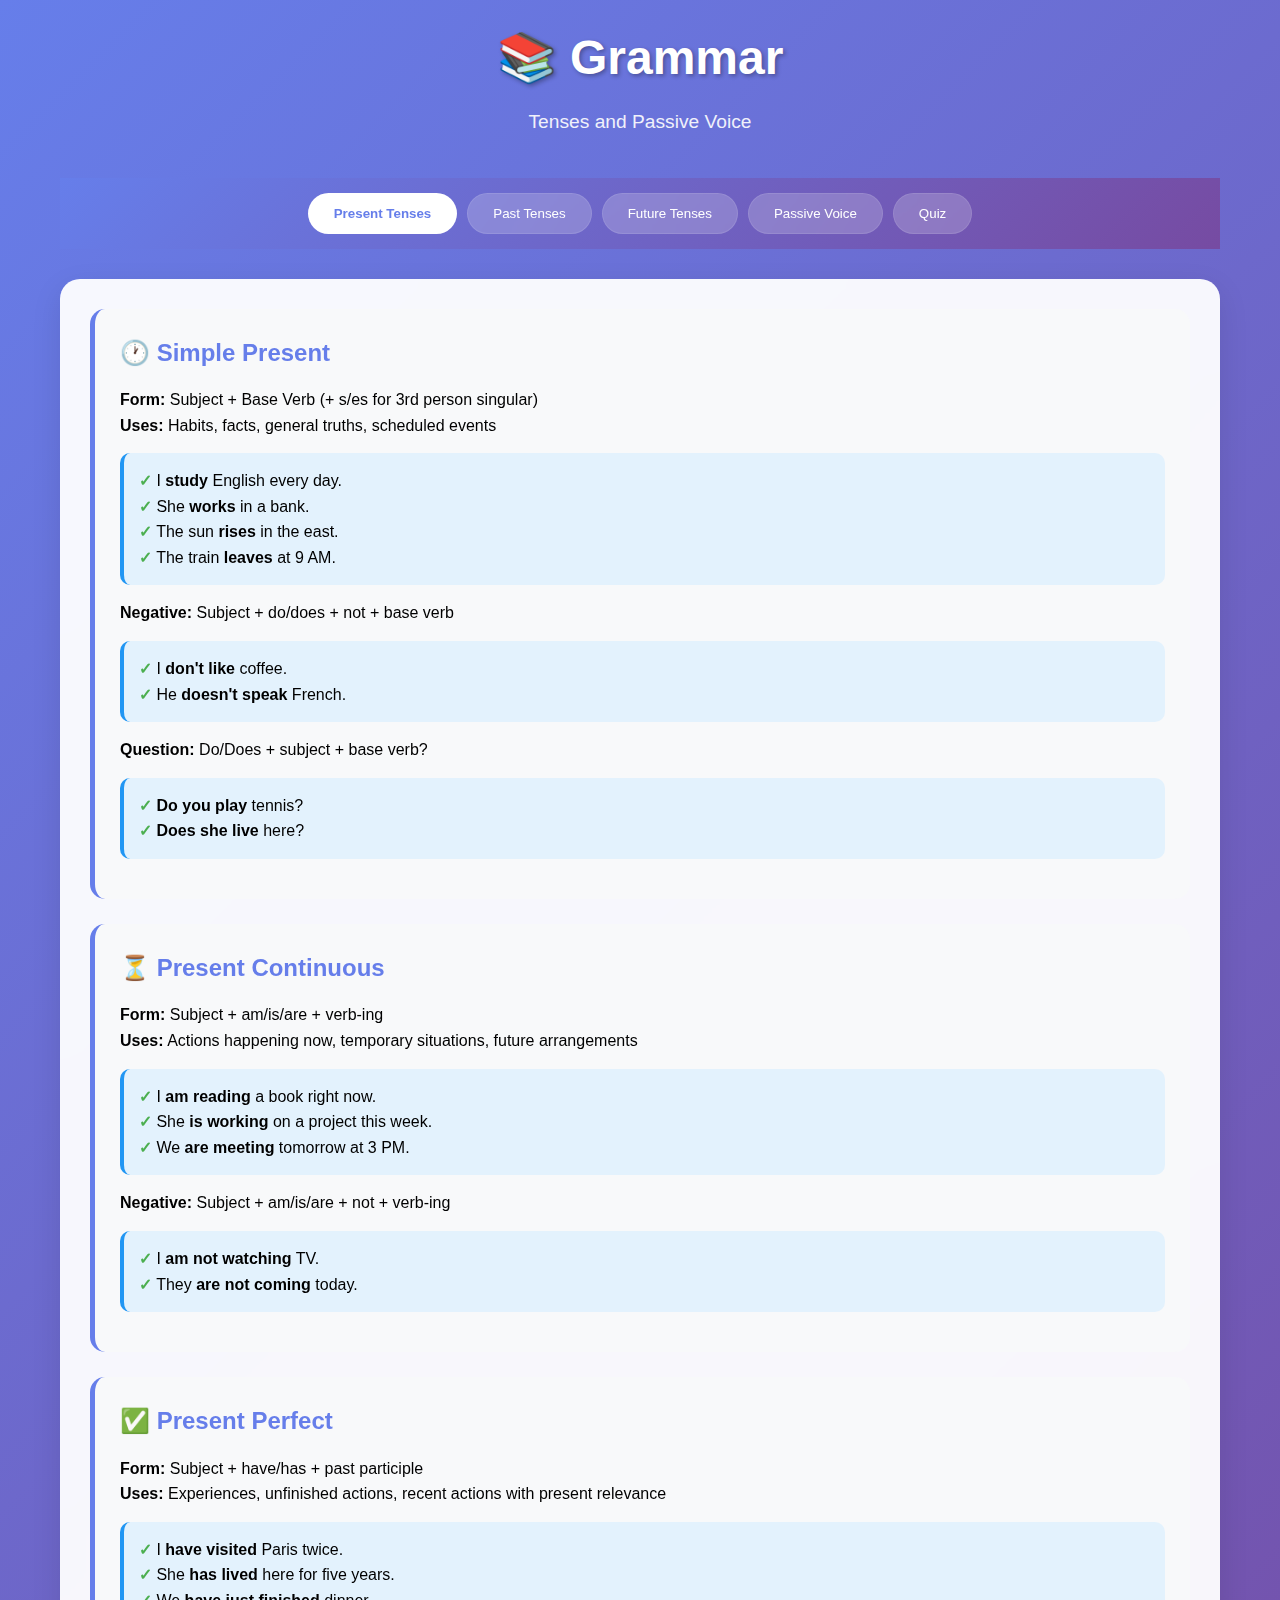
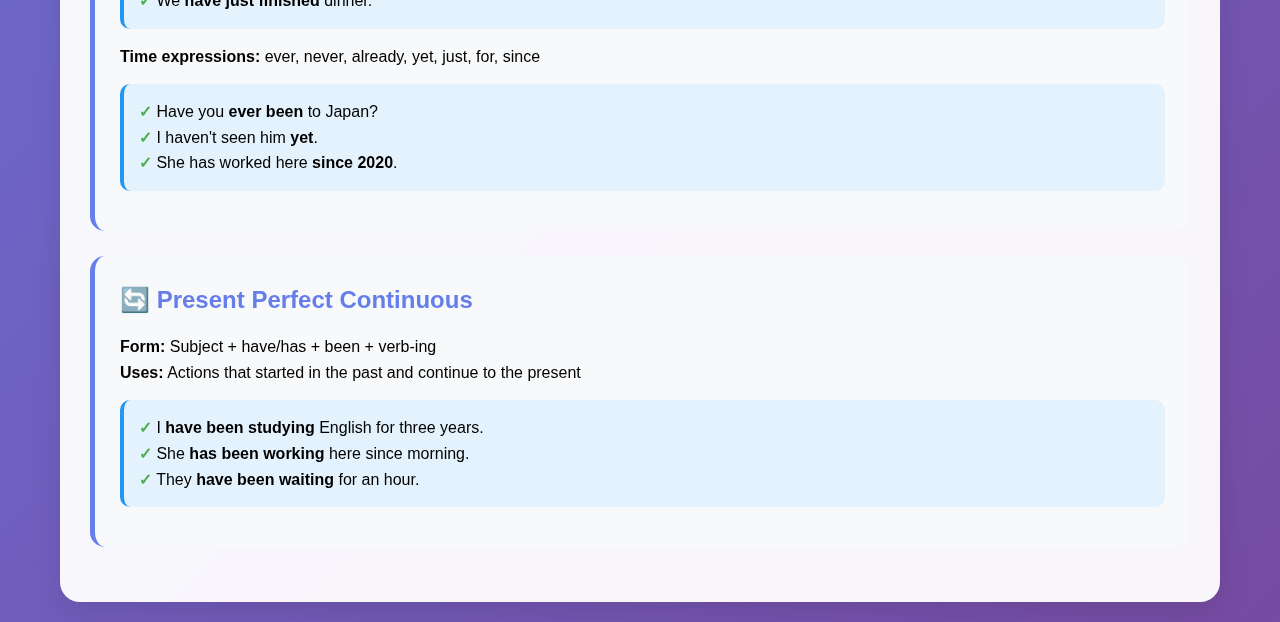
<file: index.html>
<html lang="en">
<head>
    <meta charset="UTF-8">
    <meta name="viewport" content="width=device-width, initial-scale=1.0">
    <title>English Grammar </title>
    <link rel="stylesheet" href="style.css">
    
</head>
<body>
    <div class="container">
        <header>
            <h1>📚 Grammar</h1>
            <p class="subtitle"> Tenses and Passive Voice</p>
        </header>

        <div class="nav-tabs">
            <button class="tab-btn active" onclick="showSection('present-tenses')">Present Tenses</button>
            <button class="tab-btn" onclick="showSection('past-tenses')">Past Tenses</button>
            <button class="tab-btn" onclick="showSection('future-tenses')">Future Tenses</button>
            <button class="tab-btn" onclick="showSection('passive-voice')">Passive Voice</button>
            <button class="tab-btn" onclick="showSection('quiz')">Quiz</button>
        </div>

        <!-- Present Tenses Section -->
        <div id="present-tenses" class="content-section active">
            <div class="grammar-card">
                <h2 class="card-title">🕐 Simple Present</h2>
                <p><strong>Form:</strong> Subject + Base Verb (+ s/es for 3rd person singular)</p>
                <p><strong>Uses:</strong> Habits, facts, general truths, scheduled events</p>
                <div class="example-box">
                    <p><span class="correct">✓</span> I <strong>study</strong> English every day.</p>
                    <p><span class="correct">✓</span> She <strong>works</strong> in a bank.</p>
                    <p><span class="correct">✓</span> The sun <strong>rises</strong> in the east.</p>
                    <p><span class="correct">✓</span> The train <strong>leaves</strong> at 9 AM.</p>
                </div>
                
                <p><strong>Negative:</strong> Subject + do/does + not + base verb</p>
                <div class="example-box">
                    <p><span class="correct">✓</span> I <strong>don't like</strong> coffee.</p>
                    <p><span class="correct">✓</span> He <strong>doesn't speak</strong> French.</p>
                </div>
                
                <p><strong>Question:</strong> Do/Does + subject + base verb?</p>
                <div class="example-box">
                    <p><span class="correct">✓</span> <strong>Do you play</strong> tennis?</p>
                    <p><span class="correct">✓</span> <strong>Does she live</strong> here?</p>
                </div>
            </div>

            <div class="grammar-card">
                <h2 class="card-title">⏳ Present Continuous</h2>
                <p><strong>Form:</strong> Subject + am/is/are + verb-ing</p>
                <p><strong>Uses:</strong> Actions happening now, temporary situations, future arrangements</p>
                <div class="example-box">
                    <p><span class="correct">✓</span> I <strong>am reading</strong> a book right now.</p>
                    <p><span class="correct">✓</span> She <strong>is working</strong> on a project this week.</p>
                    <p><span class="correct">✓</span> We <strong>are meeting</strong> tomorrow at 3 PM.</p>
                </div>
                
                <p><strong>Negative:</strong> Subject + am/is/are + not + verb-ing</p>
                <div class="example-box">
                    <p><span class="correct">✓</span> I <strong>am not watching</strong> TV.</p>
                    <p><span class="correct">✓</span> They <strong>are not coming</strong> today.</p>
                </div>
            </div>

            <div class="grammar-card">
                <h2 class="card-title">✅ Present Perfect</h2>
                <p><strong>Form:</strong> Subject + have/has + past participle</p>
                <p><strong>Uses:</strong> Experiences, unfinished actions, recent actions with present relevance</p>
                <div class="example-box">
                    <p><span class="correct">✓</span> I <strong>have visited</strong> Paris twice.</p>
                    <p><span class="correct">✓</span> She <strong>has lived</strong> here for five years.</p>
                    <p><span class="correct">✓</span> We <strong>have just finished</strong> dinner.</p>
                </div>
                
                <p><strong>Time expressions:</strong> ever, never, already, yet, just, for, since</p>
                <div class="example-box">
                    <p><span class="correct">✓</span> Have you <strong>ever been</strong> to Japan?</p>
                    <p><span class="correct">✓</span> I haven't seen him <strong>yet</strong>.</p>
                    <p><span class="correct">✓</span> She has worked here <strong>since 2020</strong>.</p>
                </div>
            </div>

            <div class="grammar-card">
                <h2 class="card-title">🔄 Present Perfect Continuous</h2>
                <p><strong>Form:</strong> Subject + have/has + been + verb-ing</p>
                <p><strong>Uses:</strong> Actions that started in the past and continue to the present</p>
                <div class="example-box">
                    <p><span class="correct">✓</span> I <strong>have been studying</strong> English for three years.</p>
                    <p><span class="correct">✓</span> She <strong>has been working</strong> here since morning.</p>
                    <p><span class="correct">✓</span> They <strong>have been waiting</strong> for an hour.</p>
                </div>
            </div>
        </div>

        <!-- Past Tenses Section -->
        <div id="past-tenses" class="content-section">
            <div class="grammar-card">
                <h2 class="card-title">⏪ Simple Past</h2>
                <p><strong>Form:</strong> Subject + verb-ed (regular) / irregular past form</p>
                <p><strong>Uses:</strong> Completed actions in the past, past habits</p>
                <div class="example-box">
                    <p><span class="correct">✓</span> I <strong>visited</strong> London last year.</p>
                    <p><span class="correct">✓</span> She <strong>went</strong> to school yesterday.</p>
                    <p><span class="correct">✓</span> We <strong>lived</strong> in Paris when I was young.</p>
                </div>
                
                <p><strong>Negative:</strong> Subject + did + not + base verb</p>
                <div class="example-box">
                    <p><span class="correct">✓</span> I <strong>didn't go</strong> to the party.</p>
                    <p><span class="correct">✓</span> She <strong>didn't like</strong> the movie.</p>
                </div>
                
                <p><strong>Question:</strong> Did + subject + base verb?</p>
                <div class="example-box">
                    <p><span class="correct">✓</span> <strong>Did you see</strong> the match?</p>
                    <p><span class="correct">✓</span> <strong>Did she call</strong> you?</p>
                </div>
            </div>

            <div class="grammar-card">
                <h2 class="card-title">🔄 Past Continuous</h2>
                <p><strong>Form:</strong> Subject + was/were + verb-ing</p>
                <p><strong>Uses:</strong> Ongoing actions in the past, interrupted actions</p>
                <div class="example-box">
                    <p><span class="correct">✓</span> I <strong>was sleeping</strong> when you called.</p>
                    <p><span class="correct">✓</span> They <strong>were playing</strong> football at 3 PM.</p>
                    <p><span class="correct">✓</span> While she <strong>was cooking</strong>, I <strong>was watching</strong> TV.</p>
                </div>
            </div>

            <div class="grammar-card">
                <h2 class="card-title">✅ Past Perfect</h2>
                <p><strong>Form:</strong> Subject + had + past participle</p>
                <p><strong>Uses:</strong> Actions completed before another past action</p>
                <div class="example-box">
                    <p><span class="correct">✓</span> I <strong>had finished</strong> my homework before I went out.</p>
                    <p><span class="correct">✓</span> She <strong>had already left</strong> when I arrived.</p>
                    <p><span class="correct">✓</span> They <strong>had lived</strong> there for ten years before moving.</p>
                </div>
            </div>

            <div class="grammar-card">
                <h2 class="card-title">🔄 Past Perfect Continuous</h2>
                <p><strong>Form:</strong> Subject + had + been + verb-ing</p>
                <p><strong>Uses:</strong> Ongoing actions that were completed before another past action</p>
                <div class="example-box">
                    <p><span class="correct">✓</span> I <strong>had been waiting</strong> for two hours when the bus arrived.</p>
                    <p><span class="correct">✓</span> She <strong>had been studying</strong> English before she moved to London.</p>
                </div>
            </div>
        </div>

        <!-- Future Tenses Section -->
        <div id="future-tenses" class="content-section">
            <div class="grammar-card">
                <h2 class="card-title">⏩ Simple Future (Will)</h2>
                <p><strong>Form:</strong> Subject + will + base verb</p>
                <p><strong>Uses:</strong> Predictions, spontaneous decisions, promises</p>
                <div class="example-box">
                    <p><span class="correct">✓</span> It <strong>will rain</strong> tomorrow.</p>
                    <p><span class="correct">✓</span> I <strong>will help</strong> you with your homework.</p>
                    <p><span class="correct">✓</span> She <strong>will be</strong> a doctor someday.</p>
                </div>
                
                <p><strong>Negative:</strong> Subject + will + not (won't) + base verb</p>
                <div class="example-box">
                    <p><span class="correct">✓</span> I <strong>won't be</strong> late.</p>
                    <p><span class="correct">✓</span> They <strong>will not come</strong> to the party.</p>
                </div>
            </div>

            <div class="grammar-card">
                <h2 class="card-title">📅 Going to Future</h2>
                <p><strong>Form:</strong> Subject + am/is/are + going to + base verb</p>
                <p><strong>Uses:</strong> Plans, intentions, predictions based on evidence</p>
                <div class="example-box">
                    <p><span class="correct">✓</span> I <strong>am going to study</strong> abroad next year.</p>
                    <p><span class="correct">✓</span> Look at those clouds! It <strong>is going to rain</strong>.</p>
                    <p><span class="correct">✓</span> We <strong>are going to visit</strong> our grandparents this weekend.</p>
                </div>
            </div>

            <div class="grammar-card">
                <h2 class="card-title">🔄 Future Continuous</h2>
                <p><strong>Form:</strong> Subject + will + be + verb-ing</p>
                <p><strong>Uses:</strong> Actions in progress at a specific time in the future</p>
                <div class="example-box">
                    <p><span class="correct">✓</span> At 8 PM tonight, I <strong>will be watching</strong> TV.</p>
                    <p><span class="correct">✓</span> This time next week, we <strong>will be flying</strong> to Paris.</p>
                </div>
            </div>

            <div class="grammar-card">
                <h2 class="card-title">✅ Future Perfect</h2>
                <p><strong>Form:</strong> Subject + will + have + past participle</p>
                <p><strong>Uses:</strong> Actions completed before a specific time in the future</p>
                <div class="example-box">
                    <p><span class="correct">✓</span> By next year, I <strong>will have graduated</strong> from university.</p>
                    <p><span class="correct">✓</span> She <strong>will have finished</strong> the project by Friday.</p>
                </div>
            </div>
        </div>

        <!-- Passive Voice Section -->
        <div id="passive-voice" class="content-section">
            <div class="grammar-card">
                <h2 class="card-title">🔄 What is Passive Voice?</h2>
                <p>Passive voice is used when the focus is on the action rather than who performs it, or when the performer is unknown or unimportant.</p>
                
                <p><strong>Structure:</strong> Subject + be + past participle + (by + agent)</p>
                
                <div class="example-box">
                    <p><strong>Active:</strong> The chef <strong>prepared</strong> the meal.</p>
                    <p><strong>Passive:</strong> The meal <strong>was prepared</strong> by the chef.</p>
                </div>
                
                <div class="example-box">
                    <p><strong>Active:</strong> Someone <strong>stole</strong> my bike.</p>
                    <p><strong>Passive:</strong> My bike <strong>was stolen</strong>. (agent unknown)</p>
                </div>
            </div>

            <div class="grammar-card">
                <h2 class="card-title">⏰ Present Passive</h2>
                
                <p><strong>Simple Present Passive:</strong> am/is/are + past participle</p>
                <div class="example-box">
                    <p><span class="correct">✓</span> English <strong>is spoken</strong> worldwide.</p>
                    <p><span class="correct">✓</span> The letters <strong>are delivered</strong> every morning.</p>
                    <p><span class="correct">✓</span> Rice <strong>is grown</strong> in Asia.</p>
                </div>
                
                <p><strong>Present Continuous Passive:</strong> am/is/are + being + past participle</p>
                <div class="example-box">
                    <p><span class="correct">✓</span> The house <strong>is being painted</strong> right now.</p>
                    <p><span class="correct">✓</span> The patients <strong>are being examined</strong> by the doctor.</p>
                </div>
                
                <p><strong>Present Perfect Passive:</strong> have/has + been + past participle</p>
                <div class="example-box">
                    <p><span class="correct">✓</span> The work <strong>has been completed</strong>.</p>
                    <p><span class="correct">✓</span> Many books <strong>have been written</strong> about this topic.</p>
                </div>
            </div>

            <div class="grammar-card">
                <h2 class="card-title">⏪ Past Passive</h2>
                
                <p><strong>Simple Past Passive:</strong> was/were + past participle</p>
                <div class="example-box">
                    <p><span class="correct">✓</span> The museum <strong>was built</strong> in 1850.</p>
                    <p><span class="correct">✓</span> The students <strong>were taught</strong> by an experienced teacher.</p>
                    <p><span class="correct">✓</span> The problem <strong>was solved</strong> yesterday.</p>
                </div>
                
                <p><strong>Past Continuous Passive:</strong> was/were + being + past participle</p>
                <div class="example-box">
                    <p><span class="correct">✓</span> The road <strong>was being repaired</strong> when I passed by.</p>
                    <p><span class="correct">✓</span> The documents <strong>were being reviewed</strong> by the committee.</p>
                </div>
                
                <p><strong>Past Perfect Passive:</strong> had + been + past participle</p>
                <div class="example-box">
                    <p><span class="correct">✓</span> The cake <strong>had been eaten</strong> before I arrived.</p>
                    <p><span class="correct">✓</span> The decision <strong>had been made</strong> by the board.</p>
                </div>
            </div>

            <div class="grammar-card">
                <h2 class="card-title">⏩ Future Passive</h2>
                
                <p><strong>Simple Future Passive:</strong> will + be + past participle</p>
                <div class="example-box">
                    <p><span class="correct">✓</span> The meeting <strong>will be held</strong> next week.</p>
                    <p><span class="correct">✓</span> The results <strong>will be announced</strong> tomorrow.</p>
                    <p><span class="correct">✓</span> New employees <strong>will be hired</strong> next month.</p>
                </div>
                
                <p><strong>Going to Future Passive:</strong> am/is/are + going to + be + past participle</p>
                <div class="example-box">
                    <p><span class="correct">✓</span> The bridge <strong>is going to be built</strong> next year.</p>
                    <p><span class="correct">✓</span> The old building <strong>is going to be demolished</strong>.</p>
                </div>
            </div>

            <div class="grammar-card">
                <h2 class="card-title">💡 When to Use Passive Voice</h2>
                
                <p><strong>1. When the performer is unknown:</strong></p>
                <div class="example-box">
                    <p>My car <strong>was stolen</strong> last night.</p>
                </div>
                
                <p><strong>2. When the performer is obvious or unimportant:</strong></p>
                <div class="example-box">
                    <p>The president <strong>was elected</strong> in 2020.</p>
                </div>
                
                <p><strong>3. In formal or scientific writing:</strong></p>
                <div class="example-box">
                    <p>The experiment <strong>was conducted</strong> under controlled conditions.</p>
                </div>
                
                <p><strong>4. To avoid responsibility:</strong></p>
                <div class="example-box">
                    <p>Mistakes <strong>were made</strong> in the project.</p>
                </div>
                
                <p><strong>5. To emphasize the action or result:</strong></p>
                <div class="example-box">
                    <p>The Mona Lisa <strong>was painted</strong> by Leonardo da Vinci.</p>
                </div>
            </div>
        </div>

        <!-- Quiz Section -->
        <div id="quiz" class="content-section">
            <div class="quiz-container">
                <h2>🧠 Grammar Quiz</h2>
                <div id="quiz-content">
                    <div class="question" id="question-text">
                        Which sentence uses the present continuous tense correctly?
                    </div>
                    <div class="options" id="options-container">
                        <button class="option" onclick="selectOption(0)">I am study English every day.</button>
                        <button class="option" onclick="selectOption(1)">I am studying English right now.</button>
                        <button class="option" onclick="selectOption(2)">I study English right now.</button>
                        <button class="option" onclick="selectOption(3)">I studied English right now.</button>
                    </div>
                    <button class="quiz-btn" onclick="checkAnswer()">Check Answer</button>
                    <div id="result"></div>
                </div>
            </div>
        </div>
    </div>

    <script>
        let currentQuestion = 0;
        let selectedOption = -1;
        
        const questions = [
            {
                question: "Which sentence uses the present continuous tense correctly?",
                options: [
                    "I am study English every day.",
                    "I am studying English right now.",
                    "I study English right now.",
                    "I studied English right now."
                ],
                correct: 1,
                explanation: "Present continuous uses 'am/is/are + verb-ing' for actions happening now."
            },
            {
                question: "What type of word is 'quickly' in the sentence 'She runs quickly'?",
                options: [
                    "Noun",
                    "Verb",
                    "Adjective",
                    "Adverb"
                ],
                correct: 3,
                explanation: "'Quickly' modifies the verb 'runs', making it an adverb."
            },
            {
                question: "Which sentence needs a comma?",
                options: [
                    "The dog barked loudly.",
                    "When I arrived home I was tired.",
                    "She is very smart.",
                    "They played football yesterday."
                ],
                correct: 1,
                explanation: "A comma is needed after 'home' to separate the dependent clause from the main clause."
            }
        ];

        function showSection(sectionId) {
            // Hide all sections
            const sections = document.querySelectorAll('.content-section');
            sections.forEach(section => section.classList.remove('active'));
            
            // Remove active class from all tabs
            const tabs = document.querySelectorAll('.tab-btn');
            tabs.forEach(tab => tab.classList.remove('active'));
            
            // Show selected section
            document.getElementById(sectionId).classList.add('active');
            
            // Add active class to clicked tab
            event.target.classList.add('active');
        }

        function selectOption(index) {
            // Remove previous selection
            const options = document.querySelectorAll('.option');
            options.forEach(option => option.classList.remove('selected'));
            
            // Add selection to clicked option
            options[index].classList.add('selected');
            selectedOption = index;
        }

        function checkAnswer() {
            if (selectedOption === -1) {
                alert('Please select an answer!');
                return;
            }

            const resultDiv = document.getElementById('result');
            const currentQ = questions[currentQuestion];
            
            if (selectedOption === currentQ.correct) {
                resultDiv.innerHTML = `<div class="result correct-result">✓ Correct! ${currentQ.explanation}</div>`;
            } else {
                resultDiv.innerHTML = `<div class="result incorrect-result">✗ Incorrect. ${currentQ.explanation}</div>`;
            }

            // Move to next question after 3 seconds
            setTimeout(() => {
                nextQuestion();
            }, 3000);
        }

        function nextQuestion() {
            currentQuestion = (currentQuestion + 1) % questions.length;
            selectedOption = -1;
            
            const question = questions[currentQuestion];
            document.getElementById('question-text').textContent = question.question;
            
            const optionsContainer = document.getElementById('options-container');
            optionsContainer.innerHTML = '';
            
            question.options.forEach((option, index) => {
                const button = document.createElement('button');
                button.className = 'option';
                button.textContent = option;
                button.onclick = () => selectOption(index);
                optionsContainer.appendChild(button);
            });
            
            document.getElementById('result').innerHTML = '';
        }

        // Initialize first question
        window.onload = function() {
            nextQuestion();
        };
    </script>
</body>
</html>
</file>
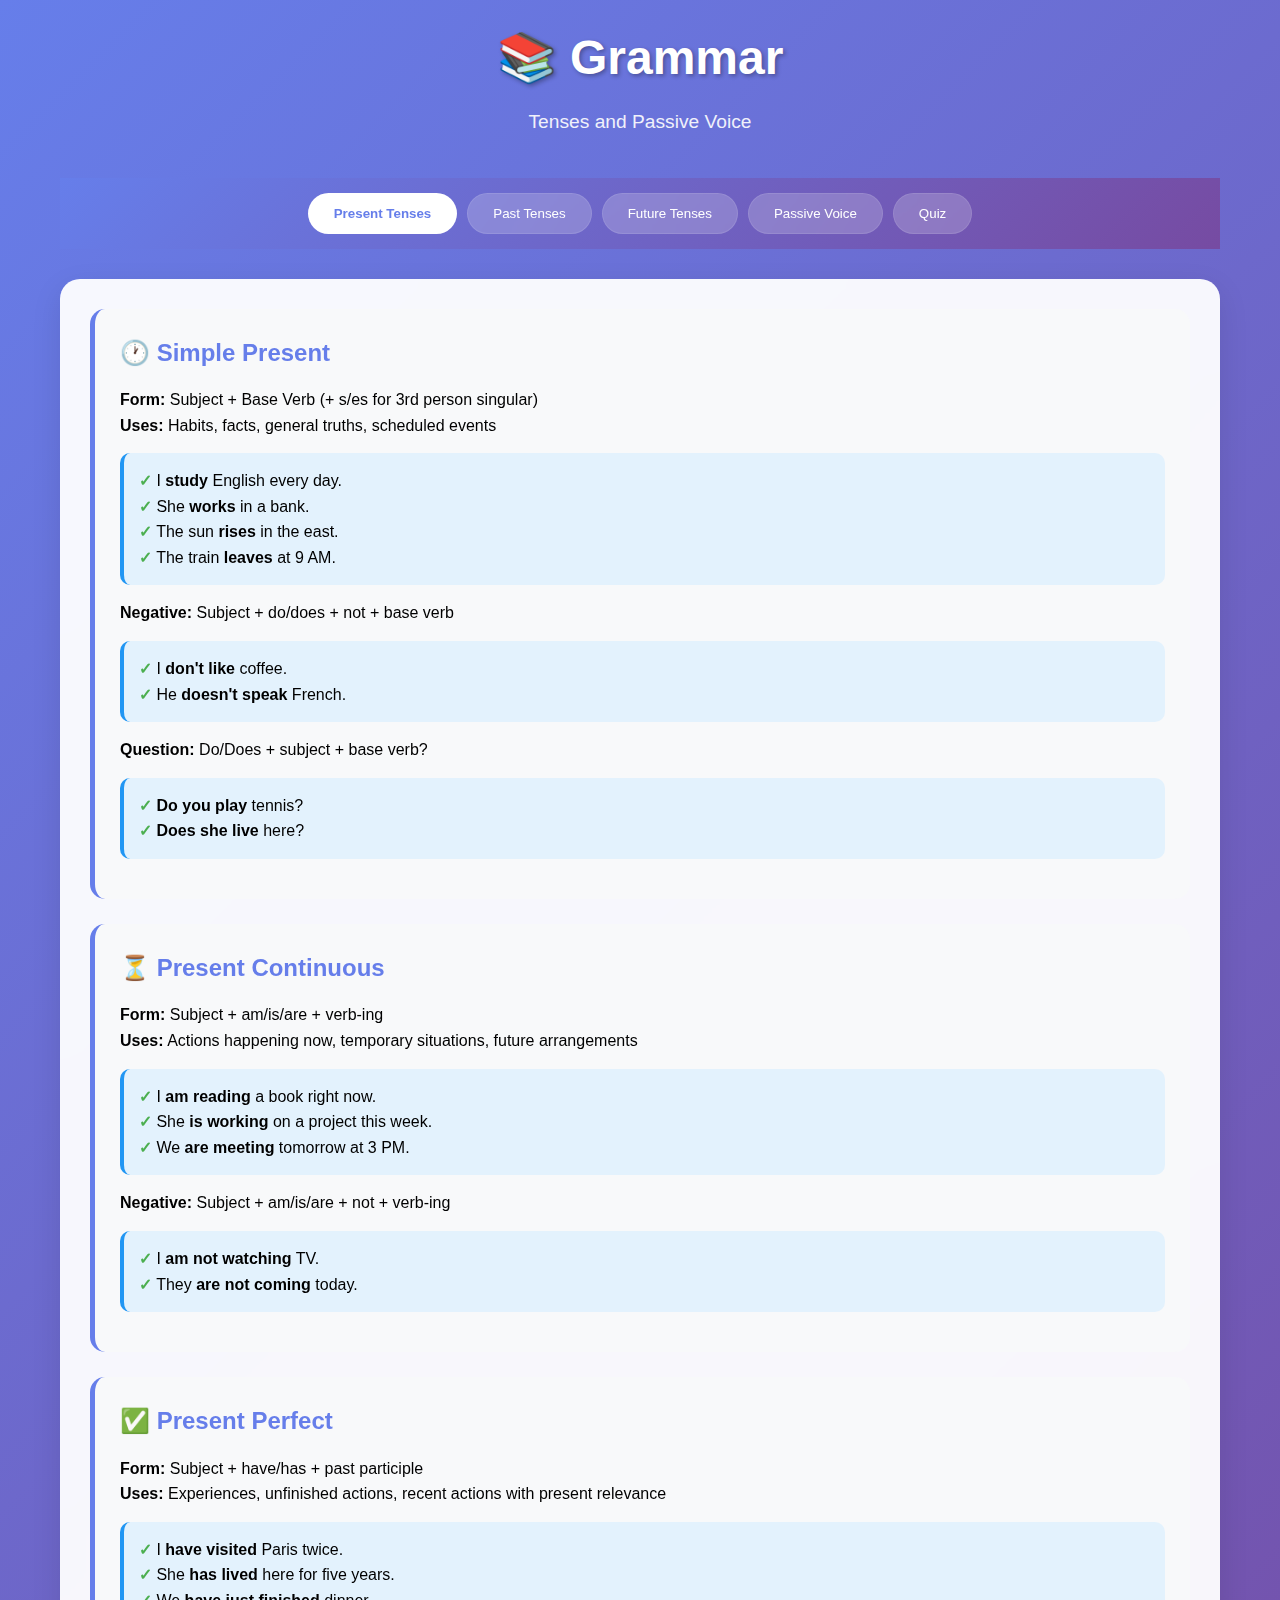
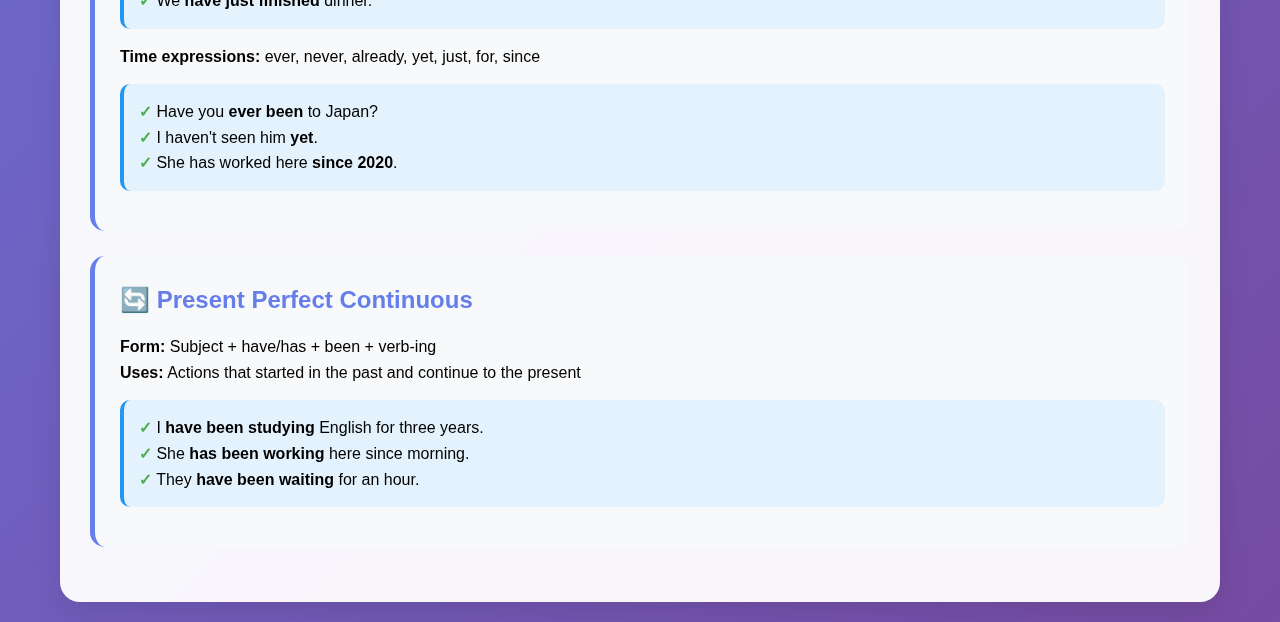
<file: Projek Bahasa Inggris.html>
<html lang="en">
<head>
    <meta charset="UTF-8">
    <meta name="viewport" content="width=device-width, initial-scale=1.0">
    <title>English Grammar </title>
    <link rel="stylesheet" href="style.css">
    
</head>
<body>
    <div class="container">
        <header>
            <h1>📚 Grammar</h1>
            <p class="subtitle"> Tenses and Passive Voice</p>
        </header>

        <div class="nav-tabs">
            <button class="tab-btn active" onclick="showSection('present-tenses')">Present Tenses</button>
            <button class="tab-btn" onclick="showSection('past-tenses')">Past Tenses</button>
            <button class="tab-btn" onclick="showSection('future-tenses')">Future Tenses</button>
            <button class="tab-btn" onclick="showSection('passive-voice')">Passive Voice</button>
            <button class="tab-btn" onclick="showSection('quiz')">Quiz</button>
        </div>

        <!-- Present Tenses Section -->
        <div id="present-tenses" class="content-section active">
            <div class="grammar-card">
                <h2 class="card-title">🕐 Simple Present</h2>
                <p><strong>Form:</strong> Subject + Base Verb (+ s/es for 3rd person singular)</p>
                <p><strong>Uses:</strong> Habits, facts, general truths, scheduled events</p>
                <div class="example-box">
                    <p><span class="correct">✓</span> I <strong>study</strong> English every day.</p>
                    <p><span class="correct">✓</span> She <strong>works</strong> in a bank.</p>
                    <p><span class="correct">✓</span> The sun <strong>rises</strong> in the east.</p>
                    <p><span class="correct">✓</span> The train <strong>leaves</strong> at 9 AM.</p>
                </div>
                
                <p><strong>Negative:</strong> Subject + do/does + not + base verb</p>
                <div class="example-box">
                    <p><span class="correct">✓</span> I <strong>don't like</strong> coffee.</p>
                    <p><span class="correct">✓</span> He <strong>doesn't speak</strong> French.</p>
                </div>
                
                <p><strong>Question:</strong> Do/Does + subject + base verb?</p>
                <div class="example-box">
                    <p><span class="correct">✓</span> <strong>Do you play</strong> tennis?</p>
                    <p><span class="correct">✓</span> <strong>Does she live</strong> here?</p>
                </div>
            </div>

            <div class="grammar-card">
                <h2 class="card-title">⏳ Present Continuous</h2>
                <p><strong>Form:</strong> Subject + am/is/are + verb-ing</p>
                <p><strong>Uses:</strong> Actions happening now, temporary situations, future arrangements</p>
                <div class="example-box">
                    <p><span class="correct">✓</span> I <strong>am reading</strong> a book right now.</p>
                    <p><span class="correct">✓</span> She <strong>is working</strong> on a project this week.</p>
                    <p><span class="correct">✓</span> We <strong>are meeting</strong> tomorrow at 3 PM.</p>
                </div>
                
                <p><strong>Negative:</strong> Subject + am/is/are + not + verb-ing</p>
                <div class="example-box">
                    <p><span class="correct">✓</span> I <strong>am not watching</strong> TV.</p>
                    <p><span class="correct">✓</span> They <strong>are not coming</strong> today.</p>
                </div>
            </div>

            <div class="grammar-card">
                <h2 class="card-title">✅ Present Perfect</h2>
                <p><strong>Form:</strong> Subject + have/has + past participle</p>
                <p><strong>Uses:</strong> Experiences, unfinished actions, recent actions with present relevance</p>
                <div class="example-box">
                    <p><span class="correct">✓</span> I <strong>have visited</strong> Paris twice.</p>
                    <p><span class="correct">✓</span> She <strong>has lived</strong> here for five years.</p>
                    <p><span class="correct">✓</span> We <strong>have just finished</strong> dinner.</p>
                </div>
                
                <p><strong>Time expressions:</strong> ever, never, already, yet, just, for, since</p>
                <div class="example-box">
                    <p><span class="correct">✓</span> Have you <strong>ever been</strong> to Japan?</p>
                    <p><span class="correct">✓</span> I haven't seen him <strong>yet</strong>.</p>
                    <p><span class="correct">✓</span> She has worked here <strong>since 2020</strong>.</p>
                </div>
            </div>

            <div class="grammar-card">
                <h2 class="card-title">🔄 Present Perfect Continuous</h2>
                <p><strong>Form:</strong> Subject + have/has + been + verb-ing</p>
                <p><strong>Uses:</strong> Actions that started in the past and continue to the present</p>
                <div class="example-box">
                    <p><span class="correct">✓</span> I <strong>have been studying</strong> English for three years.</p>
                    <p><span class="correct">✓</span> She <strong>has been working</strong> here since morning.</p>
                    <p><span class="correct">✓</span> They <strong>have been waiting</strong> for an hour.</p>
                </div>
            </div>
        </div>

        <!-- Past Tenses Section -->
        <div id="past-tenses" class="content-section">
            <div class="grammar-card">
                <h2 class="card-title">⏪ Simple Past</h2>
                <p><strong>Form:</strong> Subject + verb-ed (regular) / irregular past form</p>
                <p><strong>Uses:</strong> Completed actions in the past, past habits</p>
                <div class="example-box">
                    <p><span class="correct">✓</span> I <strong>visited</strong> London last year.</p>
                    <p><span class="correct">✓</span> She <strong>went</strong> to school yesterday.</p>
                    <p><span class="correct">✓</span> We <strong>lived</strong> in Paris when I was young.</p>
                </div>
                
                <p><strong>Negative:</strong> Subject + did + not + base verb</p>
                <div class="example-box">
                    <p><span class="correct">✓</span> I <strong>didn't go</strong> to the party.</p>
                    <p><span class="correct">✓</span> She <strong>didn't like</strong> the movie.</p>
                </div>
                
                <p><strong>Question:</strong> Did + subject + base verb?</p>
                <div class="example-box">
                    <p><span class="correct">✓</span> <strong>Did you see</strong> the match?</p>
                    <p><span class="correct">✓</span> <strong>Did she call</strong> you?</p>
                </div>
            </div>

            <div class="grammar-card">
                <h2 class="card-title">🔄 Past Continuous</h2>
                <p><strong>Form:</strong> Subject + was/were + verb-ing</p>
                <p><strong>Uses:</strong> Ongoing actions in the past, interrupted actions</p>
                <div class="example-box">
                    <p><span class="correct">✓</span> I <strong>was sleeping</strong> when you called.</p>
                    <p><span class="correct">✓</span> They <strong>were playing</strong> football at 3 PM.</p>
                    <p><span class="correct">✓</span> While she <strong>was cooking</strong>, I <strong>was watching</strong> TV.</p>
                </div>
            </div>

            <div class="grammar-card">
                <h2 class="card-title">✅ Past Perfect</h2>
                <p><strong>Form:</strong> Subject + had + past participle</p>
                <p><strong>Uses:</strong> Actions completed before another past action</p>
                <div class="example-box">
                    <p><span class="correct">✓</span> I <strong>had finished</strong> my homework before I went out.</p>
                    <p><span class="correct">✓</span> She <strong>had already left</strong> when I arrived.</p>
                    <p><span class="correct">✓</span> They <strong>had lived</strong> there for ten years before moving.</p>
                </div>
            </div>

            <div class="grammar-card">
                <h2 class="card-title">🔄 Past Perfect Continuous</h2>
                <p><strong>Form:</strong> Subject + had + been + verb-ing</p>
                <p><strong>Uses:</strong> Ongoing actions that were completed before another past action</p>
                <div class="example-box">
                    <p><span class="correct">✓</span> I <strong>had been waiting</strong> for two hours when the bus arrived.</p>
                    <p><span class="correct">✓</span> She <strong>had been studying</strong> English before she moved to London.</p>
                </div>
            </div>
        </div>

        <!-- Future Tenses Section -->
        <div id="future-tenses" class="content-section">
            <div class="grammar-card">
                <h2 class="card-title">⏩ Simple Future (Will)</h2>
                <p><strong>Form:</strong> Subject + will + base verb</p>
                <p><strong>Uses:</strong> Predictions, spontaneous decisions, promises</p>
                <div class="example-box">
                    <p><span class="correct">✓</span> It <strong>will rain</strong> tomorrow.</p>
                    <p><span class="correct">✓</span> I <strong>will help</strong> you with your homework.</p>
                    <p><span class="correct">✓</span> She <strong>will be</strong> a doctor someday.</p>
                </div>
                
                <p><strong>Negative:</strong> Subject + will + not (won't) + base verb</p>
                <div class="example-box">
                    <p><span class="correct">✓</span> I <strong>won't be</strong> late.</p>
                    <p><span class="correct">✓</span> They <strong>will not come</strong> to the party.</p>
                </div>
            </div>

            <div class="grammar-card">
                <h2 class="card-title">📅 Going to Future</h2>
                <p><strong>Form:</strong> Subject + am/is/are + going to + base verb</p>
                <p><strong>Uses:</strong> Plans, intentions, predictions based on evidence</p>
                <div class="example-box">
                    <p><span class="correct">✓</span> I <strong>am going to study</strong> abroad next year.</p>
                    <p><span class="correct">✓</span> Look at those clouds! It <strong>is going to rain</strong>.</p>
                    <p><span class="correct">✓</span> We <strong>are going to visit</strong> our grandparents this weekend.</p>
                </div>
            </div>

            <div class="grammar-card">
                <h2 class="card-title">🔄 Future Continuous</h2>
                <p><strong>Form:</strong> Subject + will + be + verb-ing</p>
                <p><strong>Uses:</strong> Actions in progress at a specific time in the future</p>
                <div class="example-box">
                    <p><span class="correct">✓</span> At 8 PM tonight, I <strong>will be watching</strong> TV.</p>
                    <p><span class="correct">✓</span> This time next week, we <strong>will be flying</strong> to Paris.</p>
                </div>
            </div>

            <div class="grammar-card">
                <h2 class="card-title">✅ Future Perfect</h2>
                <p><strong>Form:</strong> Subject + will + have + past participle</p>
                <p><strong>Uses:</strong> Actions completed before a specific time in the future</p>
                <div class="example-box">
                    <p><span class="correct">✓</span> By next year, I <strong>will have graduated</strong> from university.</p>
                    <p><span class="correct">✓</span> She <strong>will have finished</strong> the project by Friday.</p>
                </div>
            </div>
        </div>

        <!-- Passive Voice Section -->
        <div id="passive-voice" class="content-section">
            <div class="grammar-card">
                <h2 class="card-title">🔄 What is Passive Voice?</h2>
                <p>Passive voice is used when the focus is on the action rather than who performs it, or when the performer is unknown or unimportant.</p>
                
                <p><strong>Structure:</strong> Subject + be + past participle + (by + agent)</p>
                
                <div class="example-box">
                    <p><strong>Active:</strong> The chef <strong>prepared</strong> the meal.</p>
                    <p><strong>Passive:</strong> The meal <strong>was prepared</strong> by the chef.</p>
                </div>
                
                <div class="example-box">
                    <p><strong>Active:</strong> Someone <strong>stole</strong> my bike.</p>
                    <p><strong>Passive:</strong> My bike <strong>was stolen</strong>. (agent unknown)</p>
                </div>
            </div>

            <div class="grammar-card">
                <h2 class="card-title">⏰ Present Passive</h2>
                
                <p><strong>Simple Present Passive:</strong> am/is/are + past participle</p>
                <div class="example-box">
                    <p><span class="correct">✓</span> English <strong>is spoken</strong> worldwide.</p>
                    <p><span class="correct">✓</span> The letters <strong>are delivered</strong> every morning.</p>
                    <p><span class="correct">✓</span> Rice <strong>is grown</strong> in Asia.</p>
                </div>
                
                <p><strong>Present Continuous Passive:</strong> am/is/are + being + past participle</p>
                <div class="example-box">
                    <p><span class="correct">✓</span> The house <strong>is being painted</strong> right now.</p>
                    <p><span class="correct">✓</span> The patients <strong>are being examined</strong> by the doctor.</p>
                </div>
                
                <p><strong>Present Perfect Passive:</strong> have/has + been + past participle</p>
                <div class="example-box">
                    <p><span class="correct">✓</span> The work <strong>has been completed</strong>.</p>
                    <p><span class="correct">✓</span> Many books <strong>have been written</strong> about this topic.</p>
                </div>
            </div>

            <div class="grammar-card">
                <h2 class="card-title">⏪ Past Passive</h2>
                
                <p><strong>Simple Past Passive:</strong> was/were + past participle</p>
                <div class="example-box">
                    <p><span class="correct">✓</span> The museum <strong>was built</strong> in 1850.</p>
                    <p><span class="correct">✓</span> The students <strong>were taught</strong> by an experienced teacher.</p>
                    <p><span class="correct">✓</span> The problem <strong>was solved</strong> yesterday.</p>
                </div>
                
                <p><strong>Past Continuous Passive:</strong> was/were + being + past participle</p>
                <div class="example-box">
                    <p><span class="correct">✓</span> The road <strong>was being repaired</strong> when I passed by.</p>
                    <p><span class="correct">✓</span> The documents <strong>were being reviewed</strong> by the committee.</p>
                </div>
                
                <p><strong>Past Perfect Passive:</strong> had + been + past participle</p>
                <div class="example-box">
                    <p><span class="correct">✓</span> The cake <strong>had been eaten</strong> before I arrived.</p>
                    <p><span class="correct">✓</span> The decision <strong>had been made</strong> by the board.</p>
                </div>
            </div>

            <div class="grammar-card">
                <h2 class="card-title">⏩ Future Passive</h2>
                
                <p><strong>Simple Future Passive:</strong> will + be + past participle</p>
                <div class="example-box">
                    <p><span class="correct">✓</span> The meeting <strong>will be held</strong> next week.</p>
                    <p><span class="correct">✓</span> The results <strong>will be announced</strong> tomorrow.</p>
                    <p><span class="correct">✓</span> New employees <strong>will be hired</strong> next month.</p>
                </div>
                
                <p><strong>Going to Future Passive:</strong> am/is/are + going to + be + past participle</p>
                <div class="example-box">
                    <p><span class="correct">✓</span> The bridge <strong>is going to be built</strong> next year.</p>
                    <p><span class="correct">✓</span> The old building <strong>is going to be demolished</strong>.</p>
                </div>
            </div>

            <div class="grammar-card">
                <h2 class="card-title">💡 When to Use Passive Voice</h2>
                
                <p><strong>1. When the performer is unknown:</strong></p>
                <div class="example-box">
                    <p>My car <strong>was stolen</strong> last night.</p>
                </div>
                
                <p><strong>2. When the performer is obvious or unimportant:</strong></p>
                <div class="example-box">
                    <p>The president <strong>was elected</strong> in 2020.</p>
                </div>
                
                <p><strong>3. In formal or scientific writing:</strong></p>
                <div class="example-box">
                    <p>The experiment <strong>was conducted</strong> under controlled conditions.</p>
                </div>
                
                <p><strong>4. To avoid responsibility:</strong></p>
                <div class="example-box">
                    <p>Mistakes <strong>were made</strong> in the project.</p>
                </div>
                
                <p><strong>5. To emphasize the action or result:</strong></p>
                <div class="example-box">
                    <p>The Mona Lisa <strong>was painted</strong> by Leonardo da Vinci.</p>
                </div>
            </div>
        </div>

        <!-- Quiz Section -->
        <div id="quiz" class="content-section">
            <div class="quiz-container">
                <h2>🧠 Grammar Quiz</h2>
                <div id="quiz-content">
                    <div class="question" id="question-text">
                        Which sentence uses the present continuous tense correctly?
                    </div>
                    <div class="options" id="options-container">
                        <button class="option" onclick="selectOption(0)">I am study English every day.</button>
                        <button class="option" onclick="selectOption(1)">I am studying English right now.</button>
                        <button class="option" onclick="selectOption(2)">I study English right now.</button>
                        <button class="option" onclick="selectOption(3)">I studied English right now.</button>
                    </div>
                    <button class="quiz-btn" onclick="checkAnswer()">Check Answer</button>
                    <div id="result"></div>
                </div>
            </div>
        </div>
    </div>

    <script>
        let currentQuestion = 0;
        let selectedOption = -1;
        
        const questions = [
            {
                question: "Which sentence uses the present continuous tense correctly?",
                options: [
                    "I am study English every day.",
                    "I am studying English right now.",
                    "I study English right now.",
                    "I studied English right now."
                ],
                correct: 1,
                explanation: "Present continuous uses 'am/is/are + verb-ing' for actions happening now."
            },
            {
                question: "What type of word is 'quickly' in the sentence 'She runs quickly'?",
                options: [
                    "Noun",
                    "Verb",
                    "Adjective",
                    "Adverb"
                ],
                correct: 3,
                explanation: "'Quickly' modifies the verb 'runs', making it an adverb."
            },
            {
                question: "Which sentence needs a comma?",
                options: [
                    "The dog barked loudly.",
                    "When I arrived home I was tired.",
                    "She is very smart.",
                    "They played football yesterday."
                ],
                correct: 1,
                explanation: "A comma is needed after 'home' to separate the dependent clause from the main clause."
            }
        ];

        function showSection(sectionId) {
            // Hide all sections
            const sections = document.querySelectorAll('.content-section');
            sections.forEach(section => section.classList.remove('active'));
            
            // Remove active class from all tabs
            const tabs = document.querySelectorAll('.tab-btn');
            tabs.forEach(tab => tab.classList.remove('active'));
            
            // Show selected section
            document.getElementById(sectionId).classList.add('active');
            
            // Add active class to clicked tab
            event.target.classList.add('active');
        }

        function selectOption(index) {
            // Remove previous selection
            const options = document.querySelectorAll('.option');
            options.forEach(option => option.classList.remove('selected'));
            
            // Add selection to clicked option
            options[index].classList.add('selected');
            selectedOption = index;
        }

        function checkAnswer() {
            if (selectedOption === -1) {
                alert('Please select an answer!');
                return;
            }

            const resultDiv = document.getElementById('result');
            const currentQ = questions[currentQuestion];
            
            if (selectedOption === currentQ.correct) {
                resultDiv.innerHTML = `<div class="result correct-result">✓ Correct! ${currentQ.explanation}</div>`;
            } else {
                resultDiv.innerHTML = `<div class="result incorrect-result">✗ Incorrect. ${currentQ.explanation}</div>`;
            }

            // Move to next question after 3 seconds
            setTimeout(() => {
                nextQuestion();
            }, 3000);
        }

        function nextQuestion() {
            currentQuestion = (currentQuestion + 1) % questions.length;
            selectedOption = -1;
            
            const question = questions[currentQuestion];
            document.getElementById('question-text').textContent = question.question;
            
            const optionsContainer = document.getElementById('options-container');
            optionsContainer.innerHTML = '';
            
            question.options.forEach((option, index) => {
                const button = document.createElement('button');
                button.className = 'option';
                button.textContent = option;
                button.onclick = () => selectOption(index);
                optionsContainer.appendChild(button);
            });
            
            document.getElementById('result').innerHTML = '';
        }

        // Initialize first question
        window.onload = function() {
            nextQuestion();
        };
    </script>
</body>
</html>
</file>
<file: style.css>
* {
            margin: 0;
            padding: 0;
            box-sizing: border-box;

        }

        body {
            font-family: 'Arial', sans-serif;
            line-height: 1.6;
            background: linear-gradient(135deg, #667eea 0%, #764ba2 100%);
            min-height: 100vh;
        }

        .container {
            max-width: 1200px;
            margin: 0 auto;
            padding: 20px;
        }

        header {
            text-align: center;
            margin-bottom: 40px;
            color: white;
        }

        h1 {
            font-size: 3rem;
            margin-bottom: 10px;
            text-shadow: 2px 2px 4px rgba(0,0,0,0.3);
            animation: slideDown 1s ease-out;
        }

        .subtitle {
            font-size: 1.2rem;
            opacity: 0.9;
            animation: fadeIn 1.5s ease-out;
        }

        .nav-tabs {
            display: flex;
            justify-content: center;
            margin-bottom: 30px;
            flex-wrap: wrap;
            gap: 10px;
            position: sticky;
            top: 0;
            z-index: 1000; 
            background: linear-gradient(135deg, #667eea 0%, #764ba2 100%); 
            padding: 15px 0;
        }

        .tab-btn {
            background: rgba(255,255,255,0.2);
            color: white;
            border: none;
            padding: 12px 25px;
            border-radius: 25px;
            cursor: pointer;
            transition: all 0.3s ease;
            backdrop-filter: blur(10px);
            border: 1px solid rgba(255,255,255,0.1);
        }

        .tab-btn:hover {
            background: rgba(255,255,255,0.3);
            transform: translateY(-2px);
            box-shadow: 0 5px 15px rgba(0,0,0,0.2);
        }

        .tab-btn.active {
            background: white;
            color: #667eea;
            font-weight: bold;
        }

        .content-section {
            display: none;
            background: rgba(255,255,255,0.95);
            border-radius: 20px;
            padding: 30px;
            box-shadow: 0 10px 30px rgba(0,0,0,0.1);
            backdrop-filter: blur(10px);
            animation: slideUp 0.5s ease-out;
        }

        .content-section.active {
            display: block;
        }

        .grammar-card {
            background: #f8f9fa;
            border-radius: 15px;
            padding: 25px;
            margin-bottom: 25px;
            border-left: 5px solid #667eea;
            transition: transform 0.3s ease;
        }

        .grammar-card:hover {
            transform: translateX(10px);
            box-shadow: 0 5px 20px rgba(0,0,0,0.1);
        }

        .card-title {
            color: #667eea;
            font-size: 1.5rem;
            margin-bottom: 15px;
            font-weight: bold;
        }

        .example-box {
            background: #e3f2fd;
            border-radius: 10px;
            padding: 15px;
            margin: 15px 0;
            border-left: 4px solid #2196f3;
        }

        .correct {
            color: #4caf50;
            font-weight: bold;
        }

        .incorrect {
            color: #f44336;
            font-weight: bold;
        }

        .quiz-container {
            background: linear-gradient(45deg, #3580d7, #5452c6);
            color: white;
            border-radius: 15px;
            padding: 25px;
            margin-top: 20px;
        }

        .question {
            margin-bottom: 20px;
            font-size: 1.1rem;
        }

        .options {
            display: grid;
            gap: 10px;
            margin-bottom: 20px;
        }

        .option {
            background: rgba(255,255,255,0.2);
            border: none;
            padding: 12px;
            border-radius: 8px;
            color: white;
            cursor: pointer;
            transition: all 0.3s ease;
        }

        .option:hover {
            background: rgba(160, 192, 234, 0.936);
            transform: scale(1.02);
            color: black;
        }

        .option.selected {
            background: rgba(0, 0, 0, 0.4);
            color: white;
        }

        .quiz-btn {
            background: white;
            color: #0273b5;
            border: none;
            padding: 12px 25px;
            border-radius: 25px;
            cursor: pointer;
            font-weight: bold;
            transition: all 0.3s ease;
        }

        .quiz-btn:hover {
            transform: translateY(-2px);
            box-shadow: 0 5px 15px rgba(245, 244, 244, 0.2);
        }

        .result {
            margin-top: 15px;
            padding: 15px;
            border-radius: 10px;
            font-weight: bold;
        }

        .correct-result {
            background: rgba(255, 255, 255, 0.932);
            color: #4caf50;
        }

        .incorrect-result {
            background: rgb(219, 101, 101);
            color: white;
        }
</file>
